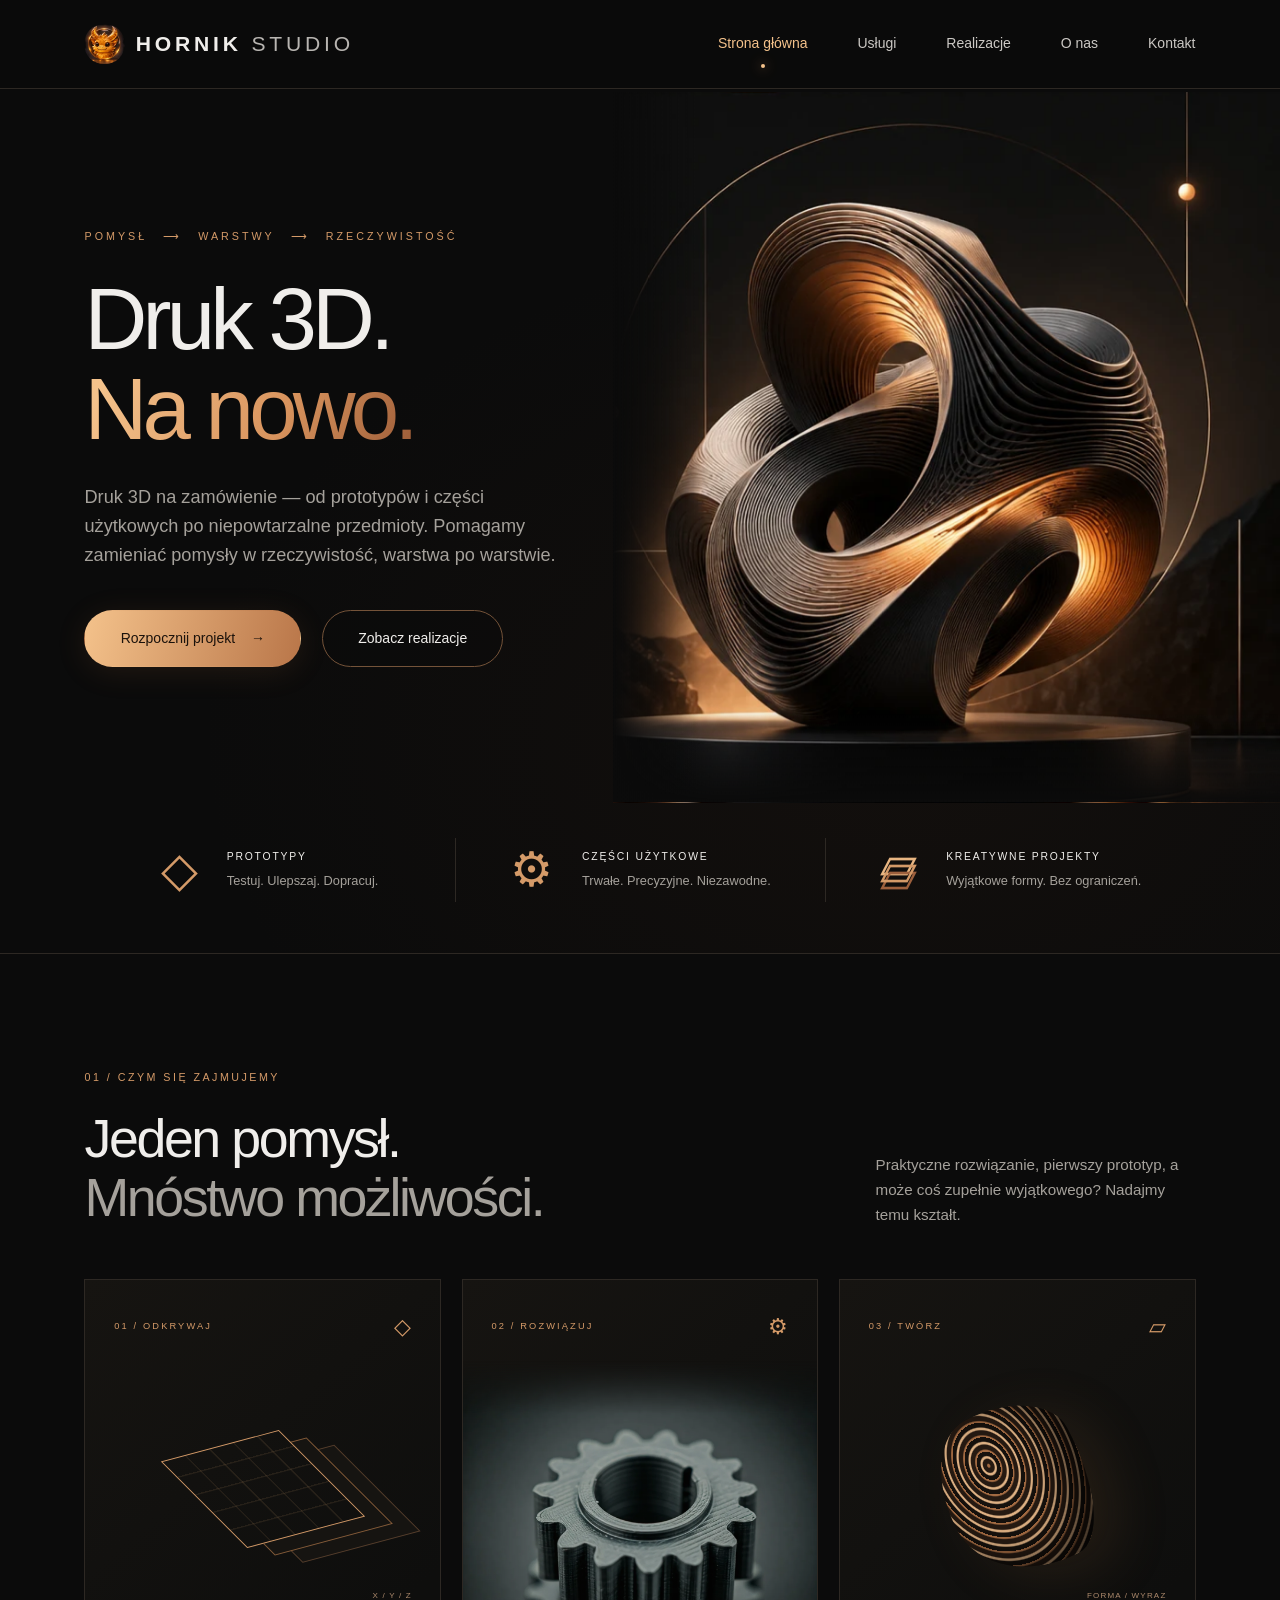
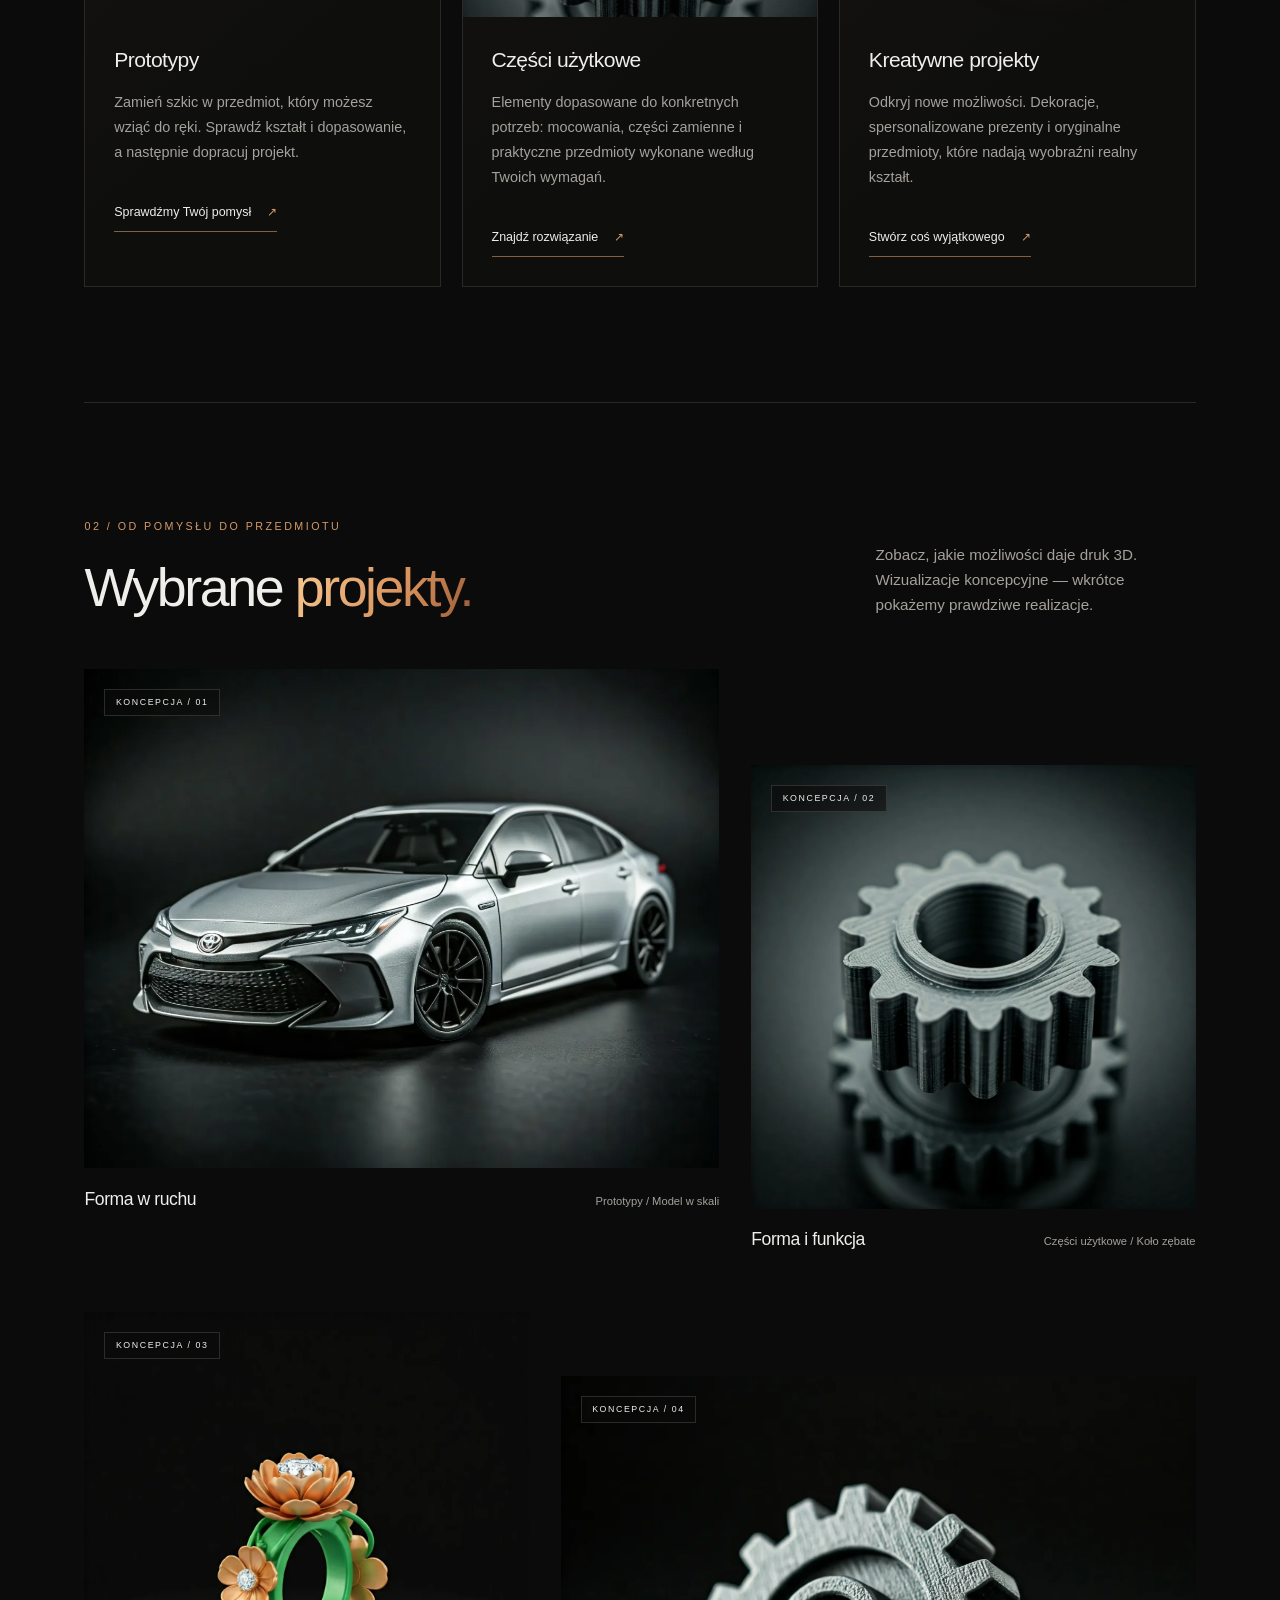
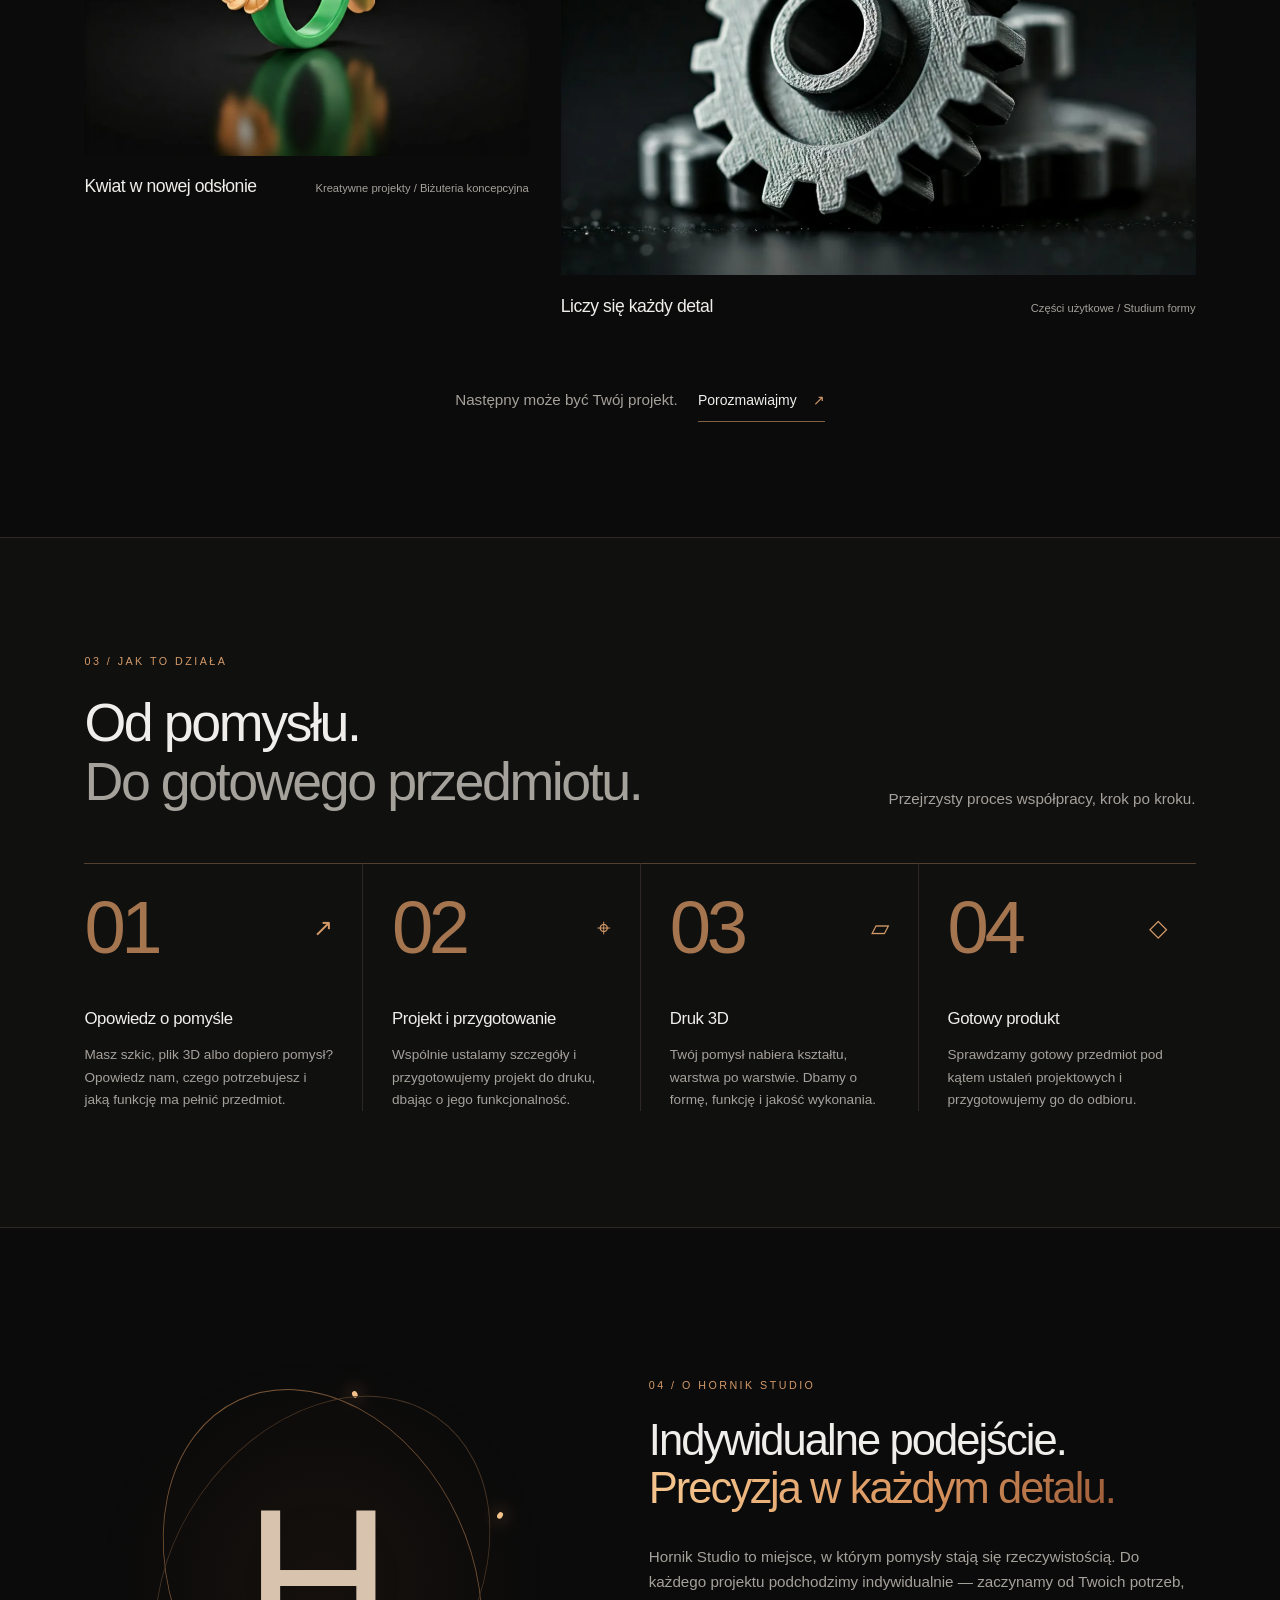
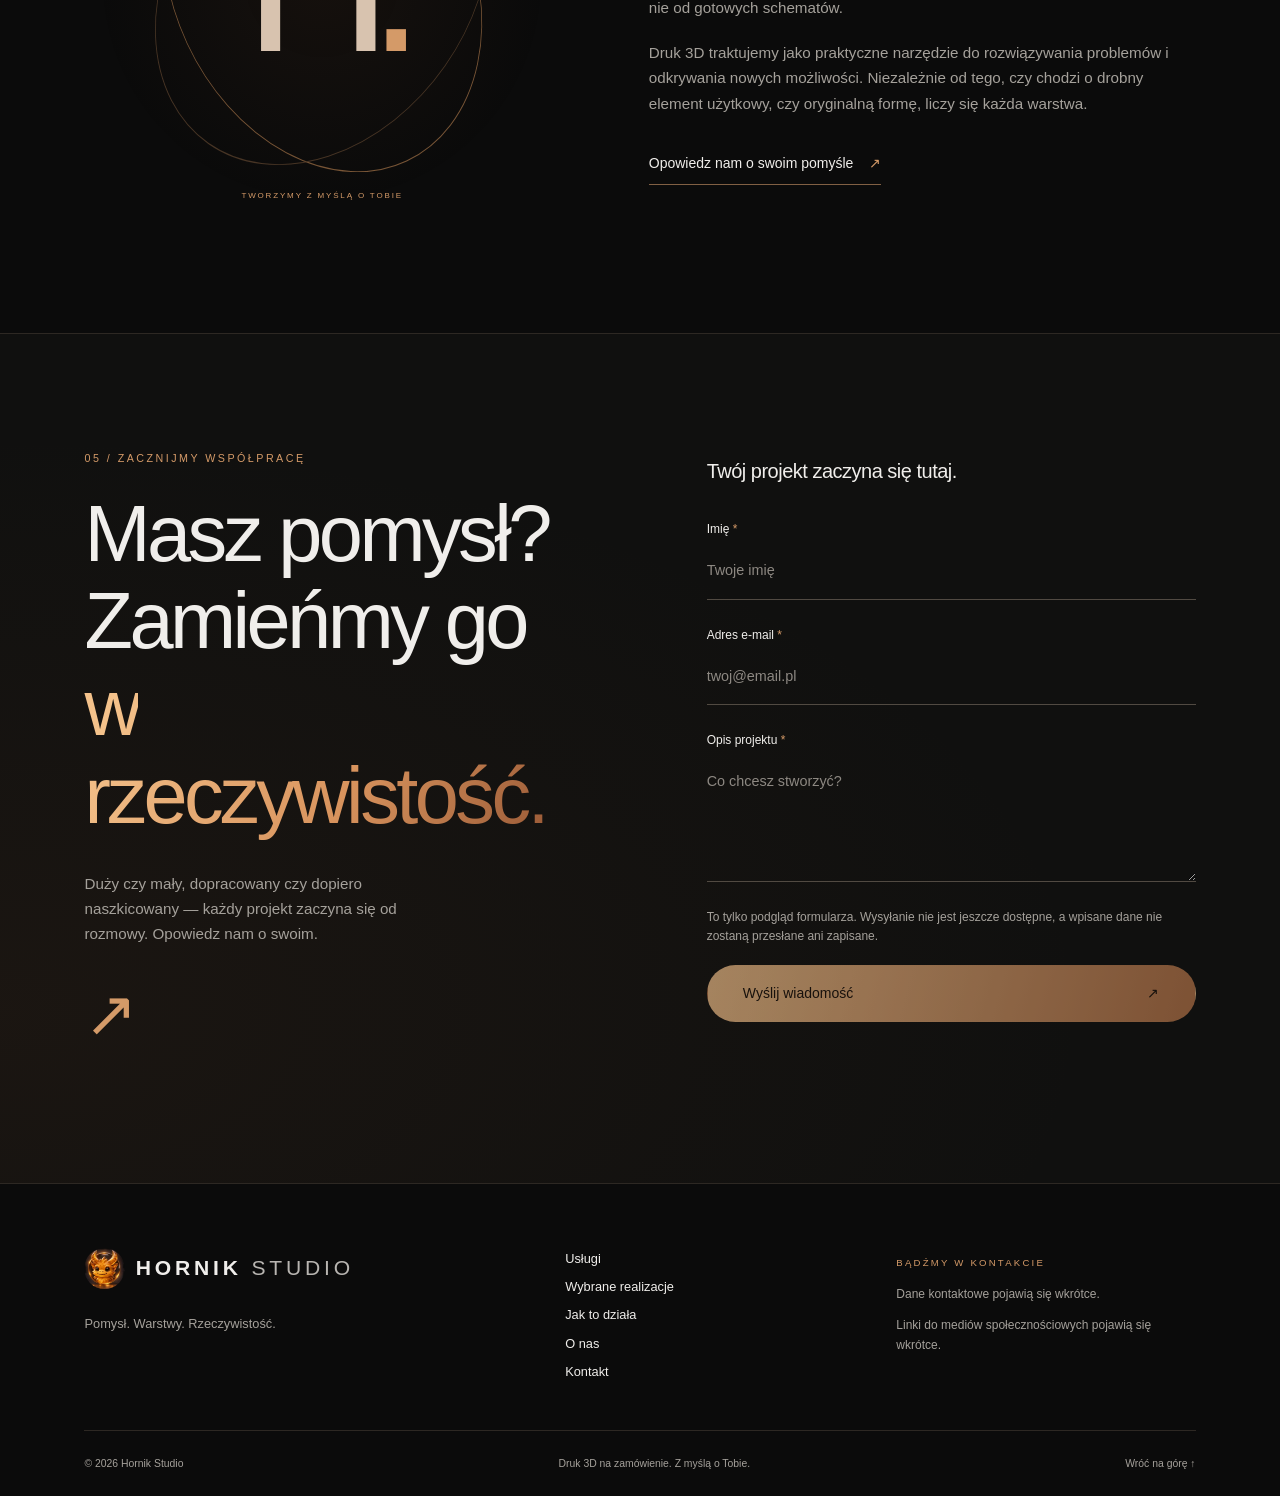
<file: index.html>
<!DOCTYPE html>
<html lang="pl">
  <head>
    <meta charset="UTF-8">
    <meta name="viewport" content="width=device-width, initial-scale=1">
    <meta name="theme-color" content="#0b0b0b">
    <meta name="description" content="Druk 3D na zamówienie: prototypy, części użytkowe i oryginalne przedmioty. Z Hornik Studio zamienisz swój pomysł w rzeczywistość — warstwa po warstwie.">
    <meta property="og:title" content="Hornik Studio — Druk 3D na zamówienie">
    <meta property="og:description" content="Druk 3D na nowo. Od pomysłu do przedmiotu, który możesz wziąć do ręki.">
    <meta property="og:type" content="website">
    <meta property="og:locale" content="pl_PL">
    <title>Hornik Studio — Druk 3D na zamówienie</title>
    <link rel="icon" href="images/favicon.svg" type="image/svg+xml">
    <link rel="preload" href="images/hero.webp" as="image" fetchpriority="high">
    <link rel="stylesheet" href="css/style.css">
    <script src="js/main.js" defer></script>
  </head>
  <body>
    <a class="skip-link" href="#main">Przejdź do treści</a>
    <header class="header">
      <div class="header__inner container">
        <a class="brand header__logo" href="#home" aria-label="Hornik Studio — strona główna"><img class="brand__symbol" src="images/logo.webp" width="144" height="144" alt="" decoding="async"><span class="brand__name">HORNIK <span class="brand__light">STUDIO</span></span></a>
        <button class="header__toggle" type="button" aria-expanded="false" aria-controls="main-navigation" hidden>Menu <span aria-hidden="true">＋</span></button>
        <nav class="menu" id="main-navigation" aria-label="Nawigacja główna">
          <ul class="menu__list">
            <li class="menu__list-item"><a class="menu__list-link" href="#home" aria-current="location">Strona główna</a>
            </li>
            <li class="menu__list-item"><a class="menu__list-link" href="#services">Usługi</a>
            </li>
            <li class="menu__list-item"><a class="menu__list-link" href="#works">Realizacje</a>
            </li>
            <li class="menu__list-item"><a class="menu__list-link" href="#about">O nas</a>
            </li>
            <li class="menu__list-item"><a class="menu__list-link" href="#contact">Kontakt</a>
            </li>
          </ul>
        </nav>
      </div>
    </header>
    <main id="main">
      <section class="main-screen" id="home" aria-labelledby="hero-title">
        <div class="main-screen__inner container">
          <div class="main-screen__copy">
            <p class="eyebrow main-screen__eyebrow">Pomysł <span aria-hidden="true">⟶</span> Warstwy <span aria-hidden="true">⟶</span> Rzeczywistość</p>
            <h1 class="main-screen__title" id="hero-title">Druk 3D.<br><span class="copper-text">Na nowo.</span></h1>
            <p class="main-screen__sub-title">Druk 3D na zamówienie — od prototypów i części użytkowych po niepowtarzalne przedmioty. Pomagamy zamieniać pomysły w rzeczywistość, warstwa po warstwie.</p>
            <div class="main-screen__actions">
              <a class="button button--primary" href="#contact">Rozpocznij projekt <span aria-hidden="true">→</span></a>
              <a class="button button--outline" href="#works">Zobacz realizacje</a>
            </div>
          </div>
          <!-- Future Three.js mount: keep the static image as an accessible fallback. -->
          <div class="main-screen__visual" data-scene="hero" role="img" aria-label="Abstrakcyjna, warstwowa rzeźba w odcieniach brązu na ciemnym, okrągłym postumencie">
            <img class="main-screen__img" src="images/hero.webp" width="1448" height="1086" alt="" fetchpriority="high">
            <span class="main-screen__glow" aria-hidden="true"></span>
            <div class="main-screen__canvas-mount" data-three-mount aria-hidden="true"></div>
          </div>
        </div>
        <div class="main-screen__highlights container" aria-label="Nasze specjalizacje">
          <a class="highlight" href="#services"><span class="highlight__icon" aria-hidden="true">◇</span><span><strong>Prototypy</strong><small>Testuj. Ulepszaj. Dopracuj.</small></span></a>
          <a class="highlight" href="#services"><span class="highlight__icon" aria-hidden="true">⚙</span><span><strong>Części użytkowe</strong><small>Trwałe. Precyzyjne. Niezawodne.</small></span></a>
          <a class="highlight" href="#services"><span class="highlight__icon highlight__icon--layers" aria-hidden="true">▱</span><span><strong>Kreatywne projekty</strong><small>Wyjątkowe formy. Bez ograniczeń.</small></span></a>
        </div>
      </section>
      <section class="section services container" id="services" aria-labelledby="services-title">
        <div class="section__heading" data-reveal>
          <div>
            <p class="eyebrow">01 / Czym się zajmujemy</p>
            <h2 id="services-title">Jeden pomysł.<br><span class="text-muted">Mnóstwo możliwości.</span></h2></div>
          <p class="section__intro">Praktyczne rozwiązanie, pierwszy prototyp, a może coś zupełnie wyjątkowego? Nadajmy temu kształt.</p>
        </div>
        <div class="services__inner">
          <article class="services__item" data-reveal>
            <div class="services__top"><span class="eyebrow">01 / Odkrywaj</span><span class="services__symbol" aria-hidden="true">◇</span></div>
            <div class="services__visual services__visual--prototype" aria-hidden="true">
              <div class="wire-cube"></div><span class="services__coordinate">X / Y / Z</span></div>
            <h3>Prototypy</h3>
            <p>Zamień szkic w przedmiot, który możesz wziąć do ręki. Sprawdź kształt i dopasowanie, a następnie dopracuj projekt.</p>
            <a class="text-link" href="#contact">Sprawdźmy Twój pomysł <span aria-hidden="true">↗</span></a>
          </article>
          <article class="services__item" data-reveal>
            <div class="services__top"><span class="eyebrow">02 / Rozwiązuj</span><span class="services__symbol" aria-hidden="true">⚙</span></div>
            <div class="services__visual"><img src="images/drive-gear.webp" width="1200" height="1200" alt="Koło zębate z widocznymi warstwami druku 3D, przedstawiające część użytkową" loading="lazy" decoding="async"></div>
            <h3>Części użytkowe</h3>
            <p>Elementy dopasowane do konkretnych potrzeb: mocowania, części zamienne i praktyczne przedmioty wykonane według Twoich wymagań.</p>
            <a class="text-link" href="#contact">Znajdź rozwiązanie <span aria-hidden="true">↗</span></a>
          </article>
          <article class="services__item" data-reveal>
            <div class="services__top"><span class="eyebrow">03 / Twórz</span><span class="services__symbol" aria-hidden="true">▱</span></div>
            <div class="services__visual services__visual--creative" aria-hidden="true">
              <div class="layer-sculpture"></div><span class="services__coordinate">FORMA / WYRAZ</span></div>
            <h3>Kreatywne projekty</h3>
            <p>Odkryj nowe możliwości. Dekoracje, spersonalizowane prezenty i oryginalne przedmioty, które nadają wyobraźni realny kształt.</p>
            <a class="text-link" href="#contact">Stwórz coś wyjątkowego <span aria-hidden="true">↗</span></a>
          </article>
        </div>
      </section>
      <section class="section portfolio container" id="works" aria-labelledby="works-title">
        <div class="section__heading" data-reveal>
          <div>
            <p class="eyebrow">02 / Od pomysłu do przedmiotu</p>
            <h2 id="works-title">Wybrane <span class="copper-text">projekty.</span></h2></div>
          <p class="section__intro">Zobacz, jakie możliwości daje druk 3D.<br>Wizualizacje koncepcyjne — wkrótce pokażemy prawdziwe realizacje.</p></div>
        <!-- Portfolio entries are semantic, CMS-ready records. Replace images, titles, categories and alt text together. -->
        <div class="portfolio__inner">
          <figure class="portfolio__item portfolio__item--wide" data-project="scale-model" data-reveal>
            <div class="portfolio__image-wrap"><img src="images/scale-model.webp" width="1200" height="1200" alt="Koncepcyjny srebrny model samochodu na ciemnym tle" loading="lazy" decoding="async"><span class="portfolio__tag">Koncepcja / 01</span></div>
            <figcaption class="portfolio__caption">
              <h3>Forma w ruchu</h3><span>Prototypy / Model w skali</span>
            </figcaption>
          </figure>
          <figure class="portfolio__item portfolio__item--offset" data-project="drive-gear" data-reveal>
            <div class="portfolio__image-wrap"><img src="images/drive-gear.webp" width="1200" height="1200" alt="Zbliżenie cylindrycznego koła zębatego z widocznymi warstwami druku" loading="lazy" decoding="async"><span class="portfolio__tag">Koncepcja / 02</span></div>
            <figcaption class="portfolio__caption">
              <h3>Forma i funkcja</h3><span>Części użytkowe / Koło zębate</span>
            </figcaption>
          </figure>
          <figure class="portfolio__item" data-project="bloom-ring" data-reveal>
            <div class="portfolio__image-wrap"><img src="images/bloom-ring.webp" width="1200" height="1200" alt="Koncepcyjny zielony pierścionek z przestrzennymi pomarańczowymi kwiatami" loading="lazy" decoding="async"><span class="portfolio__tag">Koncepcja / 03</span></div>
            <figcaption class="portfolio__caption">
              <h3>Kwiat w nowej odsłonie</h3><span>Kreatywne projekty / Biżuteria koncepcyjna</span>
            </figcaption>
          </figure>
          <figure class="portfolio__item portfolio__item--wide portfolio__item--last" data-project="gear-study" data-reveal>
            <div class="portfolio__image-wrap"><img src="images/gear-study.webp" width="1200" height="1200" alt="Studium zazębiających się elementów wykonanych z ciemnego materiału" loading="lazy" decoding="async"><span class="portfolio__tag">Koncepcja / 04</span></div>
            <figcaption class="portfolio__caption">
              <h3>Liczy się każdy detal</h3><span>Części użytkowe / Studium formy</span>
            </figcaption>
          </figure>
        </div>
        <p class="portfolio__closing" data-reveal>Następny może być Twój projekt. <a class="text-link" href="#contact">Porozmawiajmy <span aria-hidden="true">↗</span></a></p>
      </section>
      <section class="process section" id="process" aria-labelledby="process-title">
        <div class="container">
          <div class="section__heading" data-reveal>
            <div>
              <p class="eyebrow">03 / Jak to działa</p>
              <h2 id="process-title">Od pomysłu.<br><span class="text-muted">Do gotowego przedmiotu.</span></h2></div>
            <p class="section__intro">Przejrzysty proces współpracy, krok po kroku.</p></div>
          <ol class="process__steps">
            <li class="step" data-reveal>
              <div class="step__top"><span class="step__number">01</span><span class="step__icon" aria-hidden="true">↗</span></div>
              <h3>Opowiedz o pomyśle</h3>
              <p>Masz szkic, plik 3D albo dopiero pomysł? Opowiedz nam, czego potrzebujesz i jaką funkcję ma pełnić przedmiot.</p>
            </li>
            <li class="step" data-reveal>
              <div class="step__top"><span class="step__number">02</span><span class="step__icon" aria-hidden="true">⌖</span></div>
              <h3>Projekt i przygotowanie</h3>
              <p>Wspólnie ustalamy szczegóły i przygotowujemy projekt do druku, dbając o jego funkcjonalność.</p>
            </li>
            <li class="step" data-reveal>
              <div class="step__top"><span class="step__number">03</span><span class="step__icon" aria-hidden="true">▱</span></div>
              <h3>Druk 3D</h3>
              <p>Twój pomysł nabiera kształtu, warstwa po warstwie. Dbamy o formę, funkcję i jakość wykonania.</p>
            </li>
            <li class="step" data-reveal>
              <div class="step__top"><span class="step__number">04</span><span class="step__icon" aria-hidden="true">◇</span></div>
              <h3>Gotowy produkt</h3>
              <p>Sprawdzamy gotowy przedmiot pod kątem ustaleń projektowych i przygotowujemy go do odbioru.</p>
            </li>
          </ol>
        </div>
      </section>
      <section class="about section container" id="about" aria-labelledby="about-title">
        <div class="about__art" aria-hidden="true" data-reveal>
          <div class="about__orbit"></div>
          <div class="about__orbit about__orbit--inner"></div><span class="about__monogram">H<span>.</span></span><span class="about__art-label eyebrow">Tworzymy z myślą o Tobie</span></div>
        <div class="about__copy" data-reveal>
          <p class="eyebrow">04 / O Hornik Studio</p>
          <h2 id="about-title">Indywidualne podejście.<br><span class="copper-text">Precyzja w każdym detalu.</span></h2>
          <p>Hornik Studio to miejsce, w którym pomysły stają się rzeczywistością. Do każdego projektu podchodzimy indywidualnie — zaczynamy od Twoich potrzeb, nie od gotowych schematów.</p>
          <p>Druk 3D traktujemy jako praktyczne narzędzie do rozwiązywania problemów i odkrywania nowych możliwości. Niezależnie od tego, czy chodzi o drobny element użytkowy, czy oryginalną formę, liczy się każda warstwa.</p><a class="text-link" href="#contact">Opowiedz nam o swoim pomyśle <span aria-hidden="true">↗</span></a></div>
      </section>
      <section class="contacts section" id="contact" aria-labelledby="contact-title">
        <div class="contacts__inner container">
          <div class="contacts__copy" data-reveal>
            <p class="eyebrow">05 / Zacznijmy współpracę</p>
            <h2 id="contact-title">Masz pomysł?<br>Zamieńmy go <br><span class="copper-text">w rzeczywistość.</span></h2>
            <p>Duży czy mały, dopracowany czy dopiero naszkicowany — każdy projekt zaczyna się od rozmowy. Opowiedz nam o swoim.</p><span class="contacts__decoration" aria-hidden="true">↗</span></div>
          <form class="form" aria-labelledby="form-title" aria-describedby="form-note" data-project-form data-reveal>
            <h3 class="form__title" id="form-title">Twój projekt zaczyna się tutaj.</h3>
            <div class="form__field"><label for="project-name">Imię <span aria-hidden="true">*</span></label><input id="project-name" name="name" type="text" autocomplete="name" placeholder="Twoje imię" required maxlength="120"></div>
            <div class="form__field"><label for="project-email">Adres e-mail <span aria-hidden="true">*</span></label><input id="project-email" name="email" type="email" autocomplete="email" placeholder="twoj@email.pl" required maxlength="254"></div>
            <div class="form__field"><label for="project-description">Opis projektu <span aria-hidden="true">*</span></label><textarea id="project-description" name="description" rows="4" placeholder="Co chcesz stworzyć?" required maxlength="5000"></textarea></div>
            <p class="form__note" id="form-note">To tylko podgląd formularza. Wysyłanie nie jest jeszcze dostępne, a wpisane dane nie zostaną przesłane ani zapisane.</p>
            <button class="button button--primary form__submit" type="button" aria-describedby="form-note" disabled>Wyślij wiadomość <span aria-hidden="true">↗</span></button>
          </form>
        </div>
      </section>
    </main>
    <footer class="footer container">
      <div class="footer__inner">
        <div><a class="brand footer__logo" href="#home"><img class="brand__symbol" src="images/logo.webp" width="144" height="144" alt="" decoding="async" loading="lazy"><span class="brand__name">HORNIK <span class="brand__light">STUDIO</span></span></a>
          <p class="footer__tagline">Pomysł. Warstwy. Rzeczywistość.</p></div>
        <nav class="footer__nav" aria-label="Nawigacja w stopce"><a href="#services">Usługi</a><a href="#works">Wybrane realizacje</a><a href="#process">Jak to działa</a><a href="#about">O nas</a><a href="#contact">Kontakt</a>
        </nav>
        <div class="footer__contact" data-contact-details><span class="eyebrow">Bądźmy w kontakcie</span>
          <p>Dane kontaktowe pojawią się wkrótce.</p>
          <p>Linki do mediów społecznościowych pojawią się wkrótce.</p></div></div>
      <div class="footer__bottom"><small>© <span data-year>2026</span> Hornik Studio</small><span>Druk 3D na zamówienie. Z myślą o Tobie.</span><a href="#home">Wróć na górę ↑</a></div>
    </footer>
  </body>
</html>
</file>
<file: css/style.css>
/* Foundations: shared by future pages and language variants. */
:root {
  color-scheme: dark;
  --color-bg: #0b0b0b;
  --color-surface: #111110;
  --color-text: #f0eeeb;
  --color-muted: #a5a19b;
  --color-copper: #d49a68;
  --color-copper-light: #f4c28b;
  --color-line: #2d2823;
  --font-body: "Helvetica Neue", Helvetica, Arial, sans-serif;
  --font-size-body: clamp(1rem, 1.2vw, 1.125rem);
  --space-section: clamp(5rem, 9vw, 9rem);
  --space-gutter: clamp(1.25rem, 6.6vw, 7rem);
  --width-content: 1280px;
  --ease: cubic-bezier(.22,.61,.36,1);
}
* {
  box-sizing: border-box;
}
html {
  scroll-behavior: smooth;
  scroll-padding-top: 100px;
}
body {
  margin: 0;
  background: var(--color-bg);
  color: var(--color-text);
  font-family: var(--font-body);
  font-size: var(--font-size-body);
  line-height: 1.65;
  -webkit-font-smoothing: antialiased;
}
::selection {
  color: var(--color-bg);
  background: var(--color-copper-light);
}
a {
  color: inherit;
  text-decoration: none;
}
button, input, textarea {
  font: inherit;
}
button, a {
  -webkit-tap-highlight-color: transparent;
}
button {
  cursor: pointer;
}
img {
  display: block;
  max-width: 100%;
  height: auto;
}
h1, h2, h3, p, figure {
  margin: 0;
}
h1, h2, h3 {
  font-weight: 500;
}
h2 {
  font-size: clamp(2.25rem, 4.2vw, 4rem);
  line-height: 1.1;
  letter-spacing: -.045em;
}
h3 {
  font-size: clamp(1.15rem, 1.65vw, 1.5rem);
  line-height: 1.3;
  letter-spacing: -.025em;
}
p {
  color: var(--color-muted);
}
:focus-visible {
  outline: 2px solid var(--color-copper-light);
  outline-offset: 6px;
}
[hidden] {
  display: none !important;
}
.container {
  width: min(calc(100% - var(--space-gutter) * 2), var(--width-content));
  margin-inline: auto;
}
.section {
  padding-block: var(--space-section);
}
.eyebrow {
  font-size: .67rem;
  line-height: 1.5;
  letter-spacing: .23em;
  text-transform: uppercase;
  color: var(--color-copper);
}
.copper-text {
  color: var(--color-copper-light);
  background: linear-gradient(115deg, #f4c28b 8%, #d8935d 60%, #9b5b37);
  -webkit-background-clip: text;
  background-clip: text;
  -webkit-text-fill-color: transparent;
}
.text-muted {
  color: var(--color-muted);
}
.section__heading {
  display: flex;
  align-items: flex-end;
  justify-content: space-between;
  gap: 3rem;
  margin-bottom: clamp(2.5rem, 4vw, 4rem);
}
.section__heading .eyebrow, .about__copy > .eyebrow, .contacts__copy > .eyebrow {
  margin-bottom: 1.5rem;
}
.section__intro {
  max-width: 320px;
  font-size: .95rem;
}
.skip-link {
  position: fixed;
  top: 8px;
  left: 8px;
  z-index: 100;
  padding: .75rem 1rem;
  background: var(--color-copper-light);
  color: #111;
  transform: translateY(-150%);
}
.skip-link:focus {
  transform: translateY(0);
}
/* Header and navigation */
.header {
  position: sticky;
  top: 0;
  z-index: 30;
  background: rgb(11 11 11 / 95%);
  border-bottom: 1px solid var(--color-line);
  backdrop-filter: blur(12px);
}
.header__inner {
  display: flex;
  align-items: center;
  justify-content: space-between;
  gap: 2rem;
  min-height: 88px;
}
.brand {
  font-size: clamp(1rem, 1.65vw, 1.4rem);
  font-weight: 600;
  letter-spacing: .18em;
  white-space: nowrap;
}
.brand__light {
  color: #b8b5b1;
  font-weight: 300;
}
.menu__list {
  list-style: none;
  margin: 0;
  padding: 0;
  display: flex;
  align-items: center;
  gap: clamp(1.4rem, 3.9vw, 3.75rem);
}
.menu__list-link {
  position: relative;
  padding-block: 1rem;
  font-size: .875rem;
  color: #cbc8c4;
  transition: color .2s;
}
.menu__list-link:hover, .menu__list-link[aria-current] {
  color: var(--color-copper-light);
}
.menu__list-link[aria-current]::after {
  content: '';
  position: absolute;
  width: 4px;
  height: 4px;
  bottom: 4px;
  left: calc(50% - 2px);
  border-radius: 50%;
  background: var(--color-copper-light);
  box-shadow: 0 0 12px #c58b52;
}
.header__toggle {
  border: 1px solid var(--color-line);
  border-radius: 4px;
  background: transparent;
  color: var(--color-text);
  padding: .5rem .75rem;
  min-height: 44px;
}
/* Buttons and text links */
.button {
  display: inline-flex;
  align-items: center;
  justify-content: center;
  gap: 1rem;
  padding: 1rem 2.2rem;
  min-height: 52px;
  border: 1px solid transparent;
  border-radius: 100px;
  font-size: .875rem;
  font-weight: 500;
  transition: transform .25s var(--ease), box-shadow .25s, border-color .25s;
}
.button--primary {
  color: #1b120b;
  background: linear-gradient(105deg, #f4c28b, #b97649);
  box-shadow: 0 5px 30px #be7b4220;
}
.button--outline {
  border-color: #745339;
  background: #0b0b0b40;
}
.button:hover:not(:disabled) {
  transform: translateY(-3px);
  box-shadow: 0 8px 30px #c58b522a;
  border-color: var(--color-copper);
}
.text-link {
  display: inline-flex;
  align-items: center;
  gap: 1rem;
  font-size: .875rem;
  color: var(--color-text);
  border-bottom: 1px solid #816044;
  padding-block: .5rem;
  transition: color .2s, border-color .2s;
}
.text-link:hover {
  color: var(--color-copper-light);
  border-color: var(--color-copper-light);
}
.text-link span {
  color: var(--color-copper);
}
/* Hero: the raster reference is clipped to its artwork, with real HTML copy beside it. */
.main-screen {
  position: relative;
  overflow: hidden;
  border-bottom: 1px solid var(--color-line);
  background: radial-gradient(ellipse at 70% 75%, #41271725, transparent 55%), #0b0b0b;
}
.main-screen__inner {
  position: relative;
  min-height: clamp(570px, 56vw, 800px);
  display: flex;
  align-items: center;
}
.main-screen__copy {
  position: relative;
  z-index: 2;
  width: 56%;
  padding-block: 3rem;
}
.main-screen__eyebrow {
  display: flex;
  gap: 1rem;
  letter-spacing: .28em;
  margin-bottom: 1.9rem;
}
.main-screen__title {
  font-size: clamp(3.8rem, 6.8vw, 6.25rem);
  line-height: 1.03;
  letter-spacing: -.055em;
  font-weight: 500;
  white-space: nowrap;
}
.main-screen__sub-title {
  font-size: clamp(1rem, 1.42vw, 1.25rem);
  max-width: 480px;
  line-height: 1.6;
  margin-top: 1.8rem;
}
.main-screen__actions {
  display: flex;
  flex-wrap: wrap;
  gap: 1.3rem;
  margin-top: 2.5rem;
}
.main-screen__visual {
  position: absolute;
  width: 60%;
  aspect-ratio: .94;
  right: calc(-1 * var(--space-gutter));
  top: 50%;
  transform: translateY(-50%);
  overflow: hidden;
  isolation: isolate;
}
.main-screen__img {
  position: absolute;
  width: 200%;
  max-width: none;
  right: 0;
  top: -12%;
}
.main-screen__visual::after {
  content: '';
  position: absolute;
  inset: 0;
  pointer-events: none;
  background: linear-gradient(90deg, #0b0b0b 0%, transparent 13%), linear-gradient(0deg, #0b0b0b, transparent 13%);
}
.main-screen__canvas-mount {
  position: absolute;
  inset: 0;
}
.main-screen__highlights {
  display: grid;
  grid-template-columns: repeat(3,1fr);
  padding-block: 2rem 3.2rem;
  position: relative;
  z-index: 3;
}
.highlight {
  display: flex;
  align-items: center;
  justify-content: center;
  gap: 1.8rem;
  padding: .5rem 1rem;
}
.highlight + .highlight {
  border-left: 1px solid var(--color-line);
}
.highlight__icon {
  color: var(--color-copper);
  font-size: 3rem;
  line-height: 1;
  font-weight: 200;
  transition: transform .3s;
}
.highlight:hover .highlight__icon {
  transform: translateY(-4px);
}
.highlight__icon--layers {
  text-shadow: 0 7px #9d603d, 0 -7px #e9b682;
}
.highlight strong {
  display: block;
  font-size: .65rem;
  font-weight: 500;
  letter-spacing: .17em;
  text-transform: uppercase;
}
.highlight small {
  display: block;
  font-size: .8rem;
  color: var(--color-muted);
  margin-top: .3rem;
}
/* Services */
.services__inner {
  display: grid;
  grid-template-columns: repeat(3,1fr);
  gap: 1.3rem;
}
.services__item {
  min-width: 0;
  padding: 1.8rem;
  background: linear-gradient(140deg, #161411, #0e0e0d 65%);
  border: 1px solid var(--color-line);
  transition: border-color .3s, transform .3s var(--ease);
}
.services__item:hover {
  border-color: #79583e;
  transform: translateY(-5px);
}
.services__top {
  display: flex;
  align-items: center;
  justify-content: space-between;
}
.services__top .eyebrow {
  font-size: .58rem;
}
.services__symbol {
  color: var(--color-copper);
  font-size: 1.4rem;
}
.services__visual {
  height: clamp(180px, 20vw, 270px);
  margin: 1rem -1.8rem 1.8rem;
  position: relative;
  overflow: hidden;
  display: grid;
  place-items: center;
}
.services__visual img {
  width: 100%;
  height: 100%;
  object-fit: cover;
  opacity: .8;
  mask-image: linear-gradient(transparent, black 15%, black 80%, transparent);
}
.services__coordinate {
  position: absolute;
  bottom: 15px;
  right: 28px;
  font-size: .5rem;
  letter-spacing: .15em;
  color: #ad8a6d;
}
.services__item h3 {
  margin-bottom: 1rem;
}
.services__item p {
  font-size: .9rem;
  line-height: 1.75;
}
.services__item .text-link {
  margin-top: 1.8rem;
  font-size: .78rem;
}
.wire-cube {
  width: 118px;
  height: 118px;
  border: 1px solid var(--color-copper);
  transform: rotate(-30deg) skew(15deg,15deg);
  box-shadow: 16px 16px 0 -1px #161411, 16px 16px 0 0 #865c39, 32px 32px 0 -1px #161411, 32px 32px 0 0 #563e2c;
  background: repeating-linear-gradient(0deg, transparent 0 22px, #b88d5d20 23px 24px), repeating-linear-gradient(90deg, transparent 0 22px, #b88d5d20 23px 24px);
}
.layer-sculpture {
  height: 170px;
  width: 145px;
  border-radius: 40% 60% 33% 67% / 55% 32% 68% 45%;
  transform: rotate(-28deg);
  background: repeating-radial-gradient(ellipse at 40% 30%, #a26a42 0 1px, #261a12 2px 5px, #ddb083 6px 7px, #16110d 8px 11px);
  box-shadow: inset -20px -15px 35px #000b, 18px 20px 55px #b2754220;
}
/* Portfolio */
.portfolio {
  border-top: 1px solid var(--color-line);
}
.portfolio__inner {
  display: grid;
  grid-template-columns: repeat(12,1fr);
  column-gap: 2rem;
  row-gap: 3.8rem;
  align-items: start;
}
.portfolio__item {
  grid-column: span 5;
  min-width: 0;
}
.portfolio__item--wide {
  grid-column: span 7;
}
.portfolio__item--offset {
  margin-top: 6rem;
}
.portfolio__item--last {
  margin-top: 4rem;
}
.portfolio__image-wrap {
  position: relative;
  overflow: hidden;
  background: #151513;
  aspect-ratio: 1;
}
.portfolio__item--wide .portfolio__image-wrap {
  aspect-ratio: 1.27;
}
.portfolio__image-wrap img {
  width: 100%;
  height: 100%;
  object-fit: cover;
  transition: transform .8s var(--ease);
}
.portfolio__item:hover img {
  transform: scale(1.035);
}
.portfolio__tag {
  position: absolute;
  left: 1.25rem;
  top: 1.25rem;
  padding: .35rem .65rem;
  background: #0b0b0b9c;
  border: 1px solid #8f817b45;
  font-size: .55rem;
  letter-spacing: .18em;
  text-transform: uppercase;
}
.portfolio__caption {
  display: flex;
  flex-wrap: wrap;
  align-items: baseline;
  justify-content: space-between;
  gap: .4rem 1rem;
  padding-top: 1.2rem;
}
.portfolio__caption h3 {
  font-size: 1.1rem;
}
.portfolio__caption > span {
  color: var(--color-muted);
  font-size: .7rem;
}
.portfolio__closing {
  text-align: center;
  margin-top: 4rem;
  font-size: .95rem;
}
.portfolio__closing .text-link {
  margin-left: 1rem;
}
/* How it works */
.process {
  background: #10100f;
  border-block: 1px solid var(--color-line);
}
.process__steps {
  display: grid;
  grid-template-columns: repeat(4,1fr);
  margin: 0;
  padding: 0;
  list-style: none;
}
.step {
  padding: 1rem 1.8rem 0 0;
  border-top: 1px solid #51402f;
}
.step + .step {
  padding-left: 1.8rem;
  border-left: 1px solid var(--color-line);
}
.step__top {
  display: flex;
  align-items: center;
  justify-content: space-between;
  margin-bottom: 2rem;
}
.step__number {
  font-size: clamp(3.5rem, 5.8vw, 5.5rem);
  line-height: 1.3;
  font-weight: 200;
  letter-spacing: -.06em;
  color: #a57550;
}
.step__icon {
  font-size: 1.5rem;
  color: var(--color-copper);
}
.step h3 {
  font-size: 1.05rem;
  margin-bottom: .9rem;
}
.step p {
  font-size: .85rem;
}
/* About */
.about {
  display: grid;
  grid-template-columns: 1fr 1.15fr;
  gap: 8%;
  align-items: center;
}
.about__art {
  position: relative;
  aspect-ratio: 1;
  display: grid;
  place-items: center;
  background: radial-gradient(ellipse, #59341c24, transparent 66%);
  overflow: hidden;
}
.about__orbit {
  position: absolute;
  inset: 8%;
  border: 1px solid #785536;
  border-radius: 50%;
  transform: rotate(-25deg) scaleX(.75);
}
.about__orbit--inner {
  transform: rotate(35deg) scaleX(.75);
  border-color: #483525;
}
.about__orbit::after {
  content: '';
  position: absolute;
  top: 10%;
  right: 13%;
  width: 7px;
  height: 7px;
  border-radius: 50%;
  background: var(--color-copper-light);
  box-shadow: 0 0 20px #eea360;
}
.about__monogram {
  font-size: clamp(7rem, 16vw, 14rem);
  font-weight: 200;
  line-height: 1;
  letter-spacing: -.12em;
  color: #d8c3af;
}
.about__monogram span {
  color: var(--color-copper);
}
.about__art-label {
  position: absolute;
  bottom: 1rem;
  font-size: .5rem;
}
.about__copy h2 {
  font-size: clamp(2rem, 3.4vw, 3.1rem);
  margin-bottom: 2rem;
}
.about__copy > p:not(.eyebrow) {
  margin-bottom: 1.3rem;
  font-size: .95rem;
}
.about__copy .text-link {
  margin-top: .5rem;
}
/* Contacts and form */
.contacts {
  border-block: 1px solid var(--color-line);
  background: radial-gradient(ellipse at 0 80%, #57351f27, transparent 60%), #10100f;
}
.contacts__inner {
  display: grid;
  grid-template-columns: 1fr 1fr;
  gap: 12%;
}
.contacts__copy h2 {
  font-size: clamp(3.5rem, 6.2vw, 5.6rem);
}
.contacts__copy > p:not(.eyebrow) {
  max-width: 360px;
  margin-top: 2rem;
  font-size: .95rem;
}
.contacts__decoration {
  display: inline-block;
  color: var(--color-copper);
  font-size: 4rem;
  font-weight: 200;
  margin-top: 1rem;
}
.form {
  padding-top: .5rem;
}
.form__title {
  font-size: 1.25rem;
  margin-bottom: 2.3rem;
}
.form__field {
  margin-bottom: 1.6rem;
}
.form label {
  display: block;
  font-size: .75rem;
  margin-bottom: .5rem;
}
.form label span {
  color: var(--color-copper);
}
.form input, .form textarea {
  display: block;
  width: 100%;
  border: 0;
  border-bottom: 1px solid #514a42;
  padding: .7rem 0 1rem;
  background: transparent;
  color: var(--color-text);
  border-radius: 0;
  font-size: .9rem;
  transition: border-color .2s;
}
.form input:focus, .form textarea:focus {
  outline: none;
  border-color: var(--color-copper-light);
  box-shadow: 0 1px var(--color-copper-light);
}
.form input::placeholder, .form textarea::placeholder {
  color: #8d8882;
  opacity: 1;
}
.form textarea {
  resize: vertical;
  min-height: 120px;
}
.form__note {
  font-size: .75rem;
  line-height: 1.6;
  margin-block: 1.2rem;
}
.form__submit {
  width: 100%;
  justify-content: space-between;
}
.form__submit:disabled {
  cursor: not-allowed;
  opacity: .65;
  box-shadow: none;
}
/* Footer */
.footer {
  padding-top: 4rem;
}
.footer__inner {
  display: grid;
  grid-template-columns: 1.5fr 1fr 1fr;
  gap: 2rem;
  padding-bottom: 3rem;
}
.footer__tagline {
  font-size: .8rem;
  margin-top: 1rem;
}
.footer__nav {
  display: grid;
  justify-content: start;
  gap: .45rem;
  font-size: .8rem;
}
.footer a:hover {
  color: var(--color-copper-light);
}
.footer__contact p {
  font-size: .75rem;
  margin-top: .7rem;
}
.footer__contact .eyebrow {
  font-size: .6rem;
}
.footer__bottom {
  display: flex;
  justify-content: space-between;
  align-items: center;
  flex-wrap: wrap;
  gap: 1rem;
  border-top: 1px solid var(--color-line);
  padding-block: 1.5rem;
  font-size: .65rem;
  color: var(--color-muted);
}
.footer__bottom small {
  font-size: inherit;
}
/* Content is visible by default, including without JS or IntersectionObserver. */
.reveal--pending {
  opacity: 0;
  transform: translateY(22px);
}
.reveal--visible {
  opacity: 1;
  transform: none;
  transition: opacity .7s var(--ease), transform .7s var(--ease);
}
/* Responsive layout */
@media (min-width: 1600px) {
  .main-screen__visual {
    right: -80px;
  }
}
@media (max-width: 1050px) {
  :root {
    --space-gutter: 2.5rem;
  }
  .main-screen__title {
    font-size: clamp(3rem, 6.8vw, 5rem);
  }
  .main-screen__copy {
    width: 58%;
  }
  .main-screen__sub-title {
    max-width: 360px;
  }
  .main-screen__visual {
    width: 59%;
  }
  .highlight {
    gap: 1rem;
  }
  .services__item {
    padding: 1.3rem;
  }
  .services__visual {
    margin-inline: -1.3rem;
  }
  .process__steps {
    grid-template-columns: repeat(2,1fr);
    row-gap: 2rem;
  }
  .step:nth-child(3) {
    border-left: 0;
    padding-left: 0;
  }
  .contacts__inner {
    gap: 7%;
  }
}
@media (max-width: 760px) {
  :root {
    --space-gutter: 1.5rem;
  }
  html {
    scroll-padding-top: 90px;
  }
  .header__inner {
    min-height: 74px;
    gap: 1rem;
    flex-wrap: wrap;
    padding-block: 1rem;
  }
  .header__toggle:not([hidden]) {
    display: flex;
    gap: 1rem;
    align-items: center;
  }
  .menu {
    width: 100%;
  }
  .menu__list {
    flex-wrap: wrap;
    gap: .5rem 1.5rem;
  }
  .menu--enhanced {
    display: none;
  }
  .menu--open {
    display: flex;
  }
  .menu__list-link {
    padding-block: .5rem;
  }
  .menu__list-link[aria-current]::after {
    bottom: 0;
  }
  .main-screen__inner {
    min-height: auto;
    display: flex;
    flex-direction: column;
    align-items: stretch;
  }
  .main-screen__copy {
    width: 100%;
    padding: 3.5rem 0 0;
  }
  .main-screen__eyebrow {
    font-size: .6rem;
    gap: .8rem;
    margin-bottom: 1.5rem;
  }
  .main-screen__title {
    font-size: clamp(2.75rem, 10.5vw, 4.8rem);
  }
  .main-screen__sub-title {
    max-width: 460px;
    font-size: 1rem;
    margin-top: 1.5rem;
  }
  .main-screen__actions {
    gap: .8rem;
    margin-top: 1.8rem;
  }
  .button {
    padding-inline: 1.5rem;
  }
  .main-screen__visual {
    position: relative;
    top: auto;
    right: auto;
    transform: none;
    width: calc(100% + 2rem);
    max-width: 560px;
    align-self: center;
    margin-top: 1.5rem;
    aspect-ratio: 1.03;
  }
  .main-screen__img {
    top: -14%;
  }
  .main-screen__highlights {
    padding-block: 1rem 2rem;
    gap: 1rem;
  }
  .highlight {
    padding: 0;
    flex-direction: column;
    align-items: center;
    text-align: center;
    gap: .65rem;
  }
  .highlight + .highlight {
    border-left: 0;
  }
  .highlight__icon {
    font-size: 2rem;
  }
  .highlight strong {
    font-size: .48rem;
    letter-spacing: .08em;
  }
  .highlight small {
    font-size: .65rem;
    max-width: 100px;
  }
  .section__heading {
    flex-direction: column;
    align-items: flex-start;
    gap: 1.5rem;
  }
  .section__intro {
    max-width: 420px;
  }
  .services__inner {
    grid-template-columns: 1fr;
    gap: 1.2rem;
  }
  .services__item {
    padding: 1.6rem;
  }
  .services__visual {
    height: 220px;
    margin: .8rem -1.6rem 1.4rem;
  }
  .services__visual img {
    object-fit: contain;
    mask-image: linear-gradient(90deg, transparent, black 15%, black 85%, transparent);
  }
  .services__item p {
    max-width: 440px;
  }
  .portfolio__inner {
    gap: 2rem 1rem;
  }
  .portfolio__item, .portfolio__item--wide {
    grid-column: span 6;
  }
  .portfolio__item--offset {
    margin-top: 3rem;
  }
  .portfolio__item--last {
    margin-top: 3rem;
  }
  .portfolio__item--wide .portfolio__image-wrap {
    aspect-ratio: 1;
  }
  .portfolio__tag {
    font-size: .43rem;
    top: .65rem;
    left: .65rem;
  }
  .portfolio__caption h3 {
    font-size: .95rem;
  }
  .portfolio__caption > span {
    font-size: .6rem;
  }
  .portfolio__closing {
    margin-top: 2.5rem;
  }
  .step {
    padding-right: 1rem;
  }
  .step + .step {
    padding-left: 1rem;
  }
  .step__top {
    margin-bottom: 1.3rem;
  }
  .about {
    grid-template-columns: 1fr;
    gap: 2rem;
  }
  .about__art {
    max-width: 350px;
    width: 100%;
    margin: auto;
  }
  .about__monogram {
    font-size: 9rem;
  }
  .contacts__inner {
    grid-template-columns: 1fr;
    gap: 2.5rem;
  }
  .contacts__copy h2 br:nth-of-type(2) {
    display: none;
  }
  .contacts__decoration {
    display: none;
  }
  .footer__inner {
    grid-template-columns: 1fr 1fr;
  }
  .footer__inner > div:first-child {
    grid-column: 1 / -1;
  }
  .footer__bottom > span {
    display: none;
  }
}
@media (max-width: 400px) {
  .main-screen__title {
    font-size: 10vw;
  }
  .main-screen__actions {
    gap: .6rem;
  }
  .button {
    padding-inline: 1.1rem;
    font-size: .8rem;
  }
  .portfolio__inner {
    grid-template-columns: 1fr;
  }
  .portfolio__item, .portfolio__item--wide {
    grid-column: auto;
    margin-top: 0;
  }
  .portfolio__caption {
    gap: .4rem;
  }
  .process__steps {
    grid-template-columns: 1fr;
  }
  .step + .step {
    border-left: 0;
    padding-left: 0;
  }
  .step__number {
    font-size: 3.5rem;
  }
  .step__top {
    margin-bottom: .8rem;
  }
}
@media (prefers-reduced-motion: reduce) {
  html {
    scroll-behavior: auto;
  }
  *, *::before, *::after {
    transition: none !important;
    animation: none !important;
  }
  .reveal--pending {
    opacity: 1;
    transform: none;
  }
  .services__item:hover, .portfolio__item:hover img, .button:hover:not(:disabled), .highlight:hover .highlight__icon {
    transform: none;
  }
}

/* Brand — original lettering, supplied amber symbol, no layout shift. */
.brand {
  display: inline-flex;
  align-items: center;
  gap: clamp(.4rem, .8vw, .7rem);
}
.brand__symbol {
  width: clamp(28px, 3.2vw, 42px);
  height: clamp(28px, 3.2vw, 42px);
  flex: 0 0 auto;
  object-fit: contain;
  border-radius: 50%;
  transition: transform .35s var(--ease), filter .35s var(--ease);
}
.brand:hover .brand__symbol,
.brand:focus-visible .brand__symbol {
  transform: translateY(-1px) scale(1.025);
  filter: drop-shadow(0 0 5px #d49a6850);
}
.menu__list-link {
  display: inline-block;
}
.menu__list-link::before {
  content: '';
  position: absolute;
  bottom: 9px;
  left: 0;
  width: 100%;
  height: 1px;
  background: var(--color-copper);
  transform: scaleX(0);
  transform-origin: left;
  transition: transform .3s var(--ease);
}
.menu__list-link:hover::before,
.menu__list-link:focus-visible::before {
  transform: scaleX(1);
}
.header {
  transition: background-color .35s, box-shadow .35s;
}
.header--scrolled {
  background-color: rgb(11 11 11 / 99%);
  box-shadow: 0 8px 24px #00000018;
}

/* Hero motion — transforms never change the image's original crop or layout. */
.main-screen__img {
  transform: translate3d(var(--parallax-x, 0px), var(--parallax-y, 0px), 0);
  transition: transform .45s var(--ease);
}
.main-screen__glow {
  position: absolute;
  inset: 20% 8% 10% 15%;
  pointer-events: none;
  background: radial-gradient(ellipse, #ee9c4310, transparent 65%);
  opacity: 0;
}
@keyframes hero-enter {
  from { opacity: 0; transform: translateY(12px); }
  to { opacity: 1; transform: translateY(0); }
}
@keyframes art-enter {
  from { opacity: 0; }
  to { opacity: 1; }
}
@keyframes amber-breathe {
  0%, 100% { opacity: .15; }
  50% { opacity: .7; }
}
@media (prefers-reduced-motion: no-preference) {
  .main-screen__eyebrow { animation: hero-enter .65s var(--ease) both; }
  .main-screen__title { animation: hero-enter .8s .08s var(--ease) both; }
  .main-screen__sub-title { animation: hero-enter .8s .18s var(--ease) both; }
  .main-screen__actions { animation: hero-enter .8s .28s var(--ease) both; }
  /* Decorative lines are baked into the original artwork, so fade it as a unit. */
  .main-screen__img { animation: art-enter 1.15s .12s var(--ease) both; }
  .main-screen--in-view .main-screen__glow { animation: amber-breathe 4s ease-in-out 3; }
}

/* Services and portfolio — existing hover behavior with restrained highlights. */
.services__item {
  transition: border-color .3s, transform .3s var(--ease), box-shadow .3s;
}
.services__item:hover {
  box-shadow: 0 8px 28px #ad713017;
}
.portfolio__caption {
  transition: opacity .35s, transform .35s var(--ease);
}
@media (hover: hover) and (pointer: fine) {
  .portfolio__item:hover .portfolio__caption {
    transform: translateY(-2px);
  }
}
@keyframes caption-enter {
  from { opacity: .55; transform: translateY(5px); }
  to { opacity: 1; transform: none; }
}
@keyframes process-highlight {
  0%, 100% { color: #a57550; }
  45% { color: var(--color-copper-light); }
}
@keyframes process-line {
  from { transform: scaleX(0); opacity: 0; }
  40% { opacity: .8; }
  to { transform: scaleX(1); opacity: 0; }
}
.step {
  position: relative;
}
.step::before {
  content: '';
  position: absolute;
  top: -1px;
  left: 0;
  width: 100%;
  height: 1px;
  background: var(--color-copper-light);
  transform: scaleX(0);
  transform-origin: left;
  opacity: 0;
  pointer-events: none;
}
.step:nth-child(1) { --step-delay: 0s; }
.step:nth-child(2) { --step-delay: .14s; }
.step:nth-child(3) { --step-delay: .28s; }
.step:nth-child(4) { --step-delay: .42s; }
@media (prefers-reduced-motion: no-preference) {
  .portfolio__item.reveal--visible .portfolio__caption {
    animation: caption-enter .65s .15s var(--ease) both;
  }
  .step.reveal--visible .step__number {
    animation: process-highlight 1.4s var(--step-delay) ease both;
  }
  .step.reveal--visible::before {
    animation: process-line 1.2s var(--step-delay) var(--ease) both;
  }
}
/* Keep the original header height at narrow sizes after adding the symbol. */
@media (max-width: 760px) {
  .header__logo { gap: .4rem; }
  .header__logo .brand__symbol { width: 28px; height: 28px; }
}
@media (max-width: 360px) {
  .header__inner { column-gap: .5rem; }
  .header__logo { gap: .25rem; }
  .header__logo .brand__symbol { width: 22px; height: 22px; }
  .header__toggle { padding-inline: .5rem; gap: .5rem !important; }
}
@media (prefers-reduced-motion: reduce) {
  .main-screen__img,
  .brand:hover .brand__symbol,
  .brand:focus-visible .brand__symbol,
  .portfolio__item:hover .portfolio__caption {
    transform: none;
  }
  .main-screen__glow { display: none; }
}
</file>
